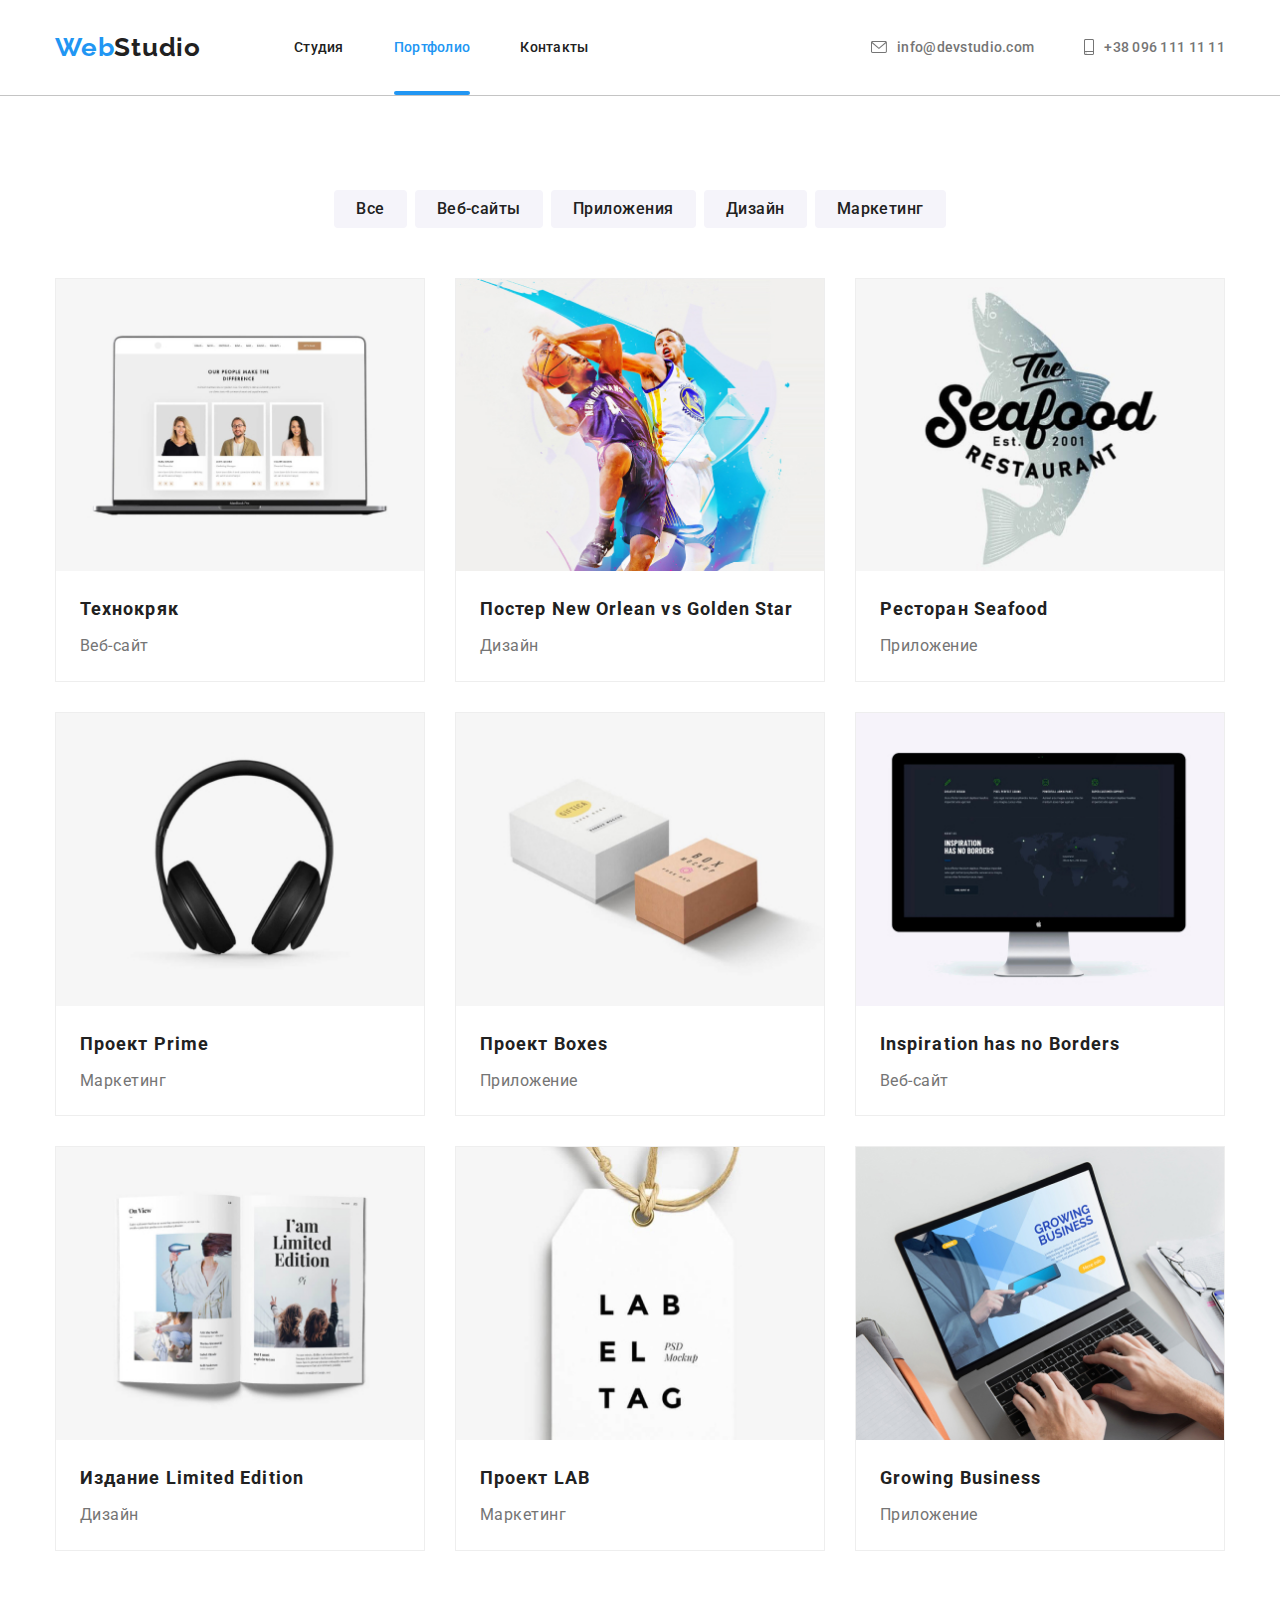
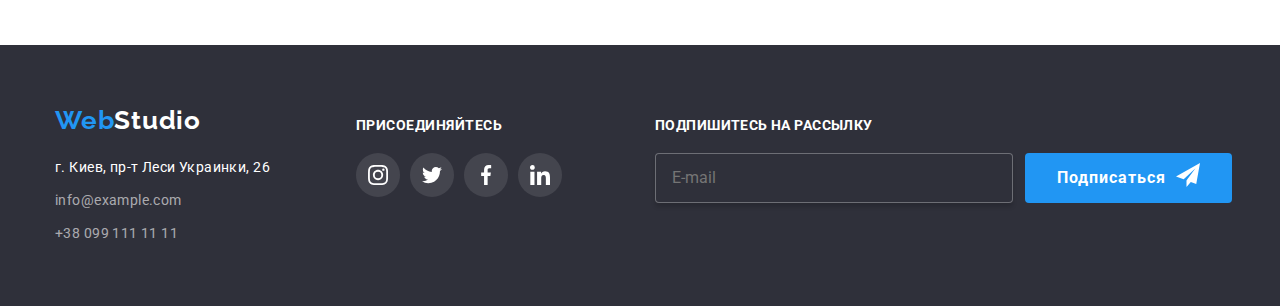
<file: portfolio.html>
<!DOCTYPE html>
<html lang="ru">

<head>
    <meta charset="UTF-8">
    <meta http-equiv="X-UA-Compatible" content="IE=edge">
    <meta name="viewport" content="width=device-width, initial-scale=1.0">
    <title>Document</title>
    <link
        href="https://fonts.googleapis.com/css2?family=Raleway:wght@700&family=Roboto:wght@400;500;700;900&display=swap"
        rel="stylesheet">
    <link rel="stylesheet"
        href="https://cdnjs.cloudflare.com/ajax/libs/modern-normalize/1.1.0/modern-normalize.min.css">
        <link rel="stylesheet" href="./css/main.min.css">

</head>

<body>
    <!-- Header -->
    <header class="header section">
        <div class="container header__container">
            <nav class="header__nav">
                <a class="logo" href="index.html">
                    <span class="logo__part">Web</span>Studio
                </a>
    
                <ul class="header__list">
                    <li class="header__item">
                        <a class="link" href="./index.html">Студия</a>
                    </li>
                    <li class="header__item">
                        <a class="link current" href="./portfolio.html">Портфолио</a>
                    </li>
                    <li class="header__item">
                        <a class="link" href="">Контакты</a>
                    </li>
                </ul>
            </nav>
    
            <!-- Contacts -->
            <ul class="contacts">
                <li class="header__item">
                    <a class="link contacts__link" href="mailto:info@devstudio.com">
                        <svg class="envelope contact-icon">
                            <use href="./images/icons.svg#icon-envelope"></use>
                        </svg>
                        info@devstudio.com
                    </a>
                </li>
                <li class="header__item">
    
                    <a class="link contacts__link" href="tel:+380961111111"><svg class="smartphone contact-icon ">
                            <use href="./images/icons.svg#icon-smartphone"></use>
                        </svg>
                        +38 096 111 11 11
                    </a>
                </li>
            </ul>
        </div>
    </header>

    <!-- Main -->
    <main>
        <section class="section">
            <div class="container">
                <ul class="radio">
                    <li class="radio__item">
                        <button class="radio__btn" type="button">Все

                        </button>
                    </li>
                    <li class="radio__item">
                        <button class="radio__btn" type="button">Веб-сайты

                        </button>
                    </li>
                    <li class="radio__item">
                        <button class="radio__btn" type="button">Приложения

                        </button>
                    </li>
                    <li class="radio__item">
                        <button class="radio__btn" type="button">Дизайн

                        </button>
                    </li>
                    <li class="radio__item">
                        <button class="radio__btn" type="button">Маркетинг

                        </button>
                    </li>
                </ul>
                
                <ul class="exemples">
                    <li class="exemples__item">
                        <a class="exemples__link" href="">
                            <div class="exemples__img-box">
                                <img src="./images/tehnocrack.jpg" alt="Leptop" width="370">
                                <div class="exemples__overlay">
                                    <p class="exemples__text">
                                        Технокряк это современная площадка распространения коронавируса. Компании используют эту платформу для цифрового
                                        шпионажа и атак на защищённые сервера конкурентов.
                                    </p>
                                </div>
                            </div>
                            <div class="exemples__wraper">
                                <h2 class="exemples__title">Технокряк</h2>
                                <p class="exemples__definition">Веб-сайт</p>
                            </div>
                        </a>
                    </li>
                
                    <li class="exemples__item">
                        <a class="exemples__link" href="">
                            <div class="exemples__img-box">
                                <img src="./images/basketball.jpg" alt="basketball" width="370">
                                <div class="exemples__overlay">
                                    <p class="exemples__text">
                                        Технокряк это современная площадка распространения коронавируса. Компании используют эту платформу для цифрового
                                        шпионажа и атак на защищённые сервера конкурентов.
                                    </p>
                                </div>
                            </div>
                            <div class="exemples__wraper">
                                <h2 class="exemples__title">Постер New Orlean vs Golden Star</h2>
                                <p class="exemples__definition">Дизайн</p>
                            </div>
                        </a>
                    </li>
                
                    <li class="exemples__item">
                        <a class="exemples__link" href="">
                            <div class="exemples__img-box">
                                <img src="./images/seafood.jpg" alt="seafood" width="370">
                                <div class="exemples__overlay">
                                    <p class="exemples__text">
                                        Технокряк это современная площадка распространения коронавируса. Компании используют эту платформу для цифрового
                                        шпионажа и атак на защищённые сервера конкурентов.
                                    </p>
                                </div>
                            </div>
                            <div class="exemples__wraper">
                                <h2 class="exemples__title">Ресторан Seafood</h2>
                                <p class="exemples__definition">Приложение</p>
                            </div>
                        </a>
                    </li>
                
                    <li class="exemples__item">
                        <a class="exemples__link" href="">
                            <div class="exemples__img-box">
                                <img src="./images/headphones.jpg" alt="headphones" width="370">
                                <div class="exemples__overlay">
                                    <p class="exemples__text">
                                        Технокряк это современная площадка распространения коронавируса. Компании используют эту платформу для цифрового
                                        шпионажа и атак на защищённые сервера конкурентов.
                                    </p>
                                </div>
                            </div>
                            <div class="exemples__wraper">
                                <h2 class="exemples__title">Проект Prime</h2>
                                <p class="exemples__definition">Маркетинг</p>
                            </div>
                        </a>
                    </li>
                
                    <li class="exemples__item">
                        <a class="exemples__link" href="">
                            <div class="exemples__img-box">
                                <img src="./images/boxes.jpg" alt="boxes" width="370">
                                <div class="exemples__overlay">
                                    <p class="exemples__text">
                                        Технокряк это современная площадка распространения коронавируса. Компании используют эту платформу для цифрового
                                        шпионажа и атак на защищённые сервера конкурентов.
                                    </p>
                                </div>
                            </div>
                            <div class="exemples__wraper">
                                <h2 class="exemples__title">Проект Boxes</h2>
                                <p class="exemples__definition">Приложение</p>
                            </div>
                        </a>
                    </li>
                
                    <li class="exemples__item">
                        <a class="exemples__link" href="">
                            <div class="exemples__img-box">
                                <img src="./images/monitour.jpg" alt="monitour" width="370">
                                <div class="exemples__overlay">
                                    <p class="exemples__text">
                                        Технокряк это современная площадка распространения коронавируса. Компании используют эту платформу для цифрового
                                        шпионажа и атак на защищённые сервера конкурентов.
                                    </p>
                                </div>
                            </div>
                            <div class="exemples__wraper">
                                <h2 class="exemples__title">Inspiration has no Borders</h2>
                                <p class="exemples__definition">Веб-сайт</p>
                            </div>
                        </a>
                    </li>
                
                    <li class="exemples__item">
                        <a class="exemples__link" href="">
                            <div class="exemples__img-box">
                                <img src="./images/magasine.jpg" alt="magasine" width="370">
                                <div class="exemples__overlay">
                                    <p class="exemples__text">
                                        Технокряк это современная площадка распространения коронавируса. Компании используют эту платформу для цифрового
                                        шпионажа и атак на защищённые сервера конкурентов.
                                    </p>
                                </div>
                            </div>
                            <div class="exemples__wraper">
                                <h2 class="exemples__title">Издание Limited Edition</h2>
                                <p class="exemples__definition">Дизайн</p>
                            </div>
                        </a>
                    </li>
                    <li class="exemples__item">
                        <a class="exemples__link" href="">
                            <div class="exemples__img-box">
                                <img src="./images/label-tag.jpg" alt="label-tag" width="370">
                                <div class="exemples__overlay">
                                    <p class="exemples__text">
                                        Технокряк это современная площадка распространения коронавируса. Компании используют эту платформу для цифрового
                                        шпионажа и атак на защищённые сервера конкурентов.
                                    </p>
                                </div>
                            </div>
                            <div class="exemples__wraper">
                                <h2 class="exemples__title">Проект LAB</h2>
                                <p class="exemples__definition">Маркетинг</p>
                            </div>
                        </a>
                    </li>
                    <li class="exemples__item">
                        <a class="exemples__link" href="">
                            <div class="exemples__img-box">
                                <img src="./images/growing-business.jpg" alt="growing-business" width="370">
                                <div class="exemples__overlay">
                                    <p class="exemples__text">
                                        Технокряк это современная площадка распространения коронавируса. Компании используют эту платформу для цифрового
                                        шпионажа и атак на защищённые сервера конкурентов.
                                    </p>
                                </div>
                            </div>
                            <div class="exemples__wraper">
                                <h2 class="exemples__title">Growing Business</h2>
                                <p class="exemples__definition">Приложение</p>
                            </div>
                        </a>
                    </li>
                </ul>
            </div>
        </section>
    </main>

    <!-- Footer -->
    <footer class="footer section">
        <div class="container footer__box">
            <div class="address">
                <a class="logo" href="index.html">
                    <span class="logo__part">Web</span><span class="logo__light-part">Studio</span>
                </a>
                <address class="address__box">
                    <ul>
                        <li class="address__item">
                            <a class="link address__link address__link--light"
                                href="https://www.google.com/maps/place/%D0%B1%D1%83%D0%BB.+%D0%9B%D0%B5%D1%81%D0%B8+%D0%A3%D0%BA%D1%80%D0%B0%D0%B8%D0%BD%D0%BA%D0%B8,+26,+%D0%9A%D0%B8%D0%B5%D0%B2,+02000/@50.4265807,30.5361971,17z/data=!3m1!4b1!4m5!3m4!1s0x40d4cf0e033ecbe9:0x57a4dffefec77da0!8m2!3d50.4265807!4d30.5383858">
                                г. Киев, пр-т Леси Украинки, 26
                            </a>
                        </li>
                        <li class="address__item">
                            <a class="link address__link" href="mailto:info@example.com"> info@example.com</a>
                        </li>
                        <li class="address__item">
                            <a class="link address__link" href="tel:+380991111111"> +38 099 111 11 11</a>
                        </li>
                    </ul>
                </address>
            </div>
            <div class="footer__social-net">
                <h3 class="title social-net-footer__title">присоединяйтесь</h3>
                <ul class="social-net">
                    <li class="social-net__item">
                        <a href="" class="social-net__link social-net__link--dark">
                            <svg class="social-net__icon social-net__icon--light">
                                <use href="./images/icons.svg#icon-instagram"></use>
                            </svg>
                        </a>
                    </li>
                    <li class="social-net__item">
                        <a href="" class="social-net__link social-net__link--dark">
                            <svg class="social-net__icon social-net__icon--light">
                                <use href="./images/icons.svg#icon-twitter"></use>
                            </svg>
                        </a>
                    </li>
                    <li class="social-net__item">
                        <a href="" class="social-net__link social-net__link--dark">
                            <svg class="social-net__icon social-net__icon--light">
                                <use href="./images/icons.svg#icon-facebook"></use>
                            </svg>
                        </a>
                    </li>
                    <li class="social-net__item">
                        <a href="" class="social-net__link social-net__link--dark">
                            <svg class="social-net__icon social-net__icon--light">
                                <use href="./images/icons.svg#icon-linkedin"></use>
                            </svg>
                        </a>
                    </li>
                </ul>
            </div>
            <div class="footer-form">
                <h3 class="title footer-form__title">Подпишитесь на рассылку</h3>
                <form class="footer-form__fild">
                    <input type="email" class="footer-form__input" placeholder="E-mail" name="email-fild">
                    <button class="btn footer-form__btn" type="submit">
                        <span>Подписаться</span>
                        <svg class="footer-form__icon">
                            <use href="./images/icons.svg#icon-icon-send"></use>
                        </svg>
                    </button>
                </form>
            </div>
    
    
        </div>
    
    
    </footer>
    
    
    
    
    </body>
    
    </html>
</file>
<file: css/main.min.css>
*,*::before,*::after{-webkit-box-sizing:border-box;box-sizing:border-box}h1,h2,h3,h4,h5,h6,p{padding:0;margin:0}ul{list-style:none;padding:0;margin:0}a{text-decoration:none}address{font-style:normal}button{border:0}span{margin:0}body{font-family:Roboto,sans-serif;color:#757575;letter-spacing:.03em;background-color:#fff}img{display:block;max-width:100%;height:auto}.link{color:#212121;text-decoration:none;font-weight:500;font-size:14px;line-height:calc(16 / 14);letter-spacing:.02em;-webkit-transition:color 250ms cubic-bezier(0.4, 0, 0.2, 1);transition:color 250ms cubic-bezier(0.4, 0, 0.2, 1)}.link:hover,.link:focus{color:#2196f3}.current{position:relative;color:#2196f3}.current::after{position:absolute;bottom:-40px;display:block;content:"";border-radius:2px;width:100%;height:4px;background-color:#2196f3}.title{color:#212121}.btn{display:block;margin-right:auto;margin-left:auto;border:0px;padding:10px 32px;border-radius:4px;width:auto;height:50px;color:#fff;font-weight:700;font-size:16px;line-height:1.87;letter-spacing:.06em;background-color:#2196f3;cursor:pointer;font-family:inherit}.second-title{margin-bottom:50px;margin-top:0;text-align:center;color:#212121;font-weight:700;font-size:36px;line-height:1.16;letter-spacing:.03em}.section{padding-top:94px;padding-bottom:94px}.container{width:1200px;padding-right:15px;padding-left:15px;margin-top:0;margin-right:auto;margin-left:auto}.backdrop{position:fixed;z-index:1;top:0;left:0;width:100%;height:100%;background-color:rgba(0,0,0,.2);-webkit-transition:opacity 250ms cubic-bezier(0.4, 0, 0.2, 1);transition:opacity 250ms cubic-bezier(0.4, 0, 0.2, 1)}.is-hidden{visibility:hidden;opacity:0;pointer-events:none}.modal{position:absolute;top:50%;left:50%;width:528px;height:581px;border-radius:4px;-webkit-box-shadow:0px 2px 1px 0px rgba(0,0,0,.2),0px 1px 1px 0px rgba(0,0,0,.14),0px 1px 3px 0px rgba(0,0,0,.12);box-shadow:0px 2px 1px 0px rgba(0,0,0,.2),0px 1px 1px 0px rgba(0,0,0,.14),0px 1px 3px 0px rgba(0,0,0,.12);background-color:#fff;opacity:1;-webkit-transform:scale(1) translate(-50%, -50%);transform:scale(1) translate(-50%, -50%);-webkit-transition:-webkit-transform 250ms cubic-bezier(0.4, 0, 0.2, 1);transition:-webkit-transform 250ms cubic-bezier(0.4, 0, 0.2, 1);transition:transform 250ms cubic-bezier(0.4, 0, 0.2, 1);transition:transform 250ms cubic-bezier(0.4, 0, 0.2, 1), -webkit-transform 250ms cubic-bezier(0.4, 0, 0.2, 1)}.modal__btn-close{position:absolute;z-index:999;right:8px;top:8px;display:-webkit-box;display:-ms-flexbox;display:flex;-webkit-box-pack:center;-ms-flex-pack:center;justify-content:center;-webkit-box-align:center;-ms-flex-align:center;align-items:center;border:1px solid rgba(0,0,0,.1);border-radius:50%;width:30px;height:30px;background-color:#fff;cursor:pointer}.modal__icon-close{width:18px;height:18px;-webkit-transition:fill 250ms cubic-bezier(0.4, 0, 0.2, 1);transition:fill 250ms cubic-bezier(0.4, 0, 0.2, 1)}.modal__btn-close:hover .modal__icon-close{fill:#2196f3}.is-hidden .modal{-webkit-transform:translate(-50%, -50%) scale(0.5);transform:translate(-50%, -50%) scale(0.5)}.form{display:-webkit-box;display:-ms-flexbox;display:flex;-webkit-box-orient:vertical;-webkit-box-direction:normal;-ms-flex-direction:column;flex-direction:column;padding:40px;position:absolute;top:50%;left:50%;width:100%;height:100%;-webkit-transform:translate(-50%, -50%);transform:translate(-50%, -50%)}.form__title{margin-bottom:12px;font-size:20px;line-height:calc(23.44 / 20);letter-spacing:.03em;text-align:center}.form__label{margin-bottom:10px;position:relative;display:-webkit-box;display:-ms-flexbox;display:flex;-webkit-box-orient:vertical;-webkit-box-direction:normal;-ms-flex-direction:column;flex-direction:column;font-size:12px;line-height:calc(14.06 / 12);letter-spacing:.01em}.form__fild{margin-top:4px;padding-left:42px;width:100%;height:40px;border-radius:4px;border:1px solid rgba(33,33,33,.2);-webkit-transition:border-color 250ms cubic-bezier(0.4, 0, 0.2, 1);transition:border-color 250ms cubic-bezier(0.4, 0, 0.2, 1)}.form__fild:focus{border-color:#2196f3;outline:transparent}.form__textarea{padding:12px 16px;resize:none;height:120px}.form__textarea-label{margin-bottom:20px;background-image:url(../images/check.svg)}.form__icon{position:absolute;margin-left:12px;bottom:11px;left:0;width:18px;height:18px;-webkit-transition:fill 250ms cubic-bezier(0.4, 0, 0.2, 1);transition:fill 250ms cubic-bezier(0.4, 0, 0.2, 1)}.form__fild:focus+.form__icon{fill:#2196f3}.form .btn:hover,.form .btn:focus{background-color:#188ce8;-webkit-box-shadow:0px 4px 4px 0px rgba(0,0,0,.15);box-shadow:0px 4px 4px 0px rgba(0,0,0,.15)}.checkbox{display:-webkit-box;display:-ms-flexbox;display:flex;-webkit-box-align:center;-ms-flex-align:center;align-items:center;margin-bottom:30px;font-size:14px;line-height:calc(24 / 14);letter-spacing:.03em;cursor:pointer}.checkbox__fild{-webkit-appearance:none;-moz-appearance:none;appearance:none;position:absolute}.checkbox__icon{display:inline-block;margin-right:9px;background-size:cover;width:16px;height:15px;background-image:url(../images/unchecked.svg)}.checkbox__fild:checked+.checkbox__icon{background-image:url(../images/cheked.svg)}.checkbox__link{margin-left:4px;color:#2196f3;text-decoration:underline}.header{border-bottom:1px solid #c4c4c4}.header__container{display:-webkit-box;display:-ms-flexbox;display:flex;-webkit-box-align:center;-ms-flex-align:center;align-items:center}.header__list{display:-webkit-box;display:-ms-flexbox;display:flex;margin-top:0;margin-bottom:0;padding-left:93px}.header__item{display:-webkit-box;display:-ms-flexbox;display:flex;-webkit-box-align:center;-ms-flex-align:center;align-items:center;margin-right:50px}.header__item:last-child{margin:0}.header__nav{display:-webkit-box;display:-ms-flexbox;display:flex;-webkit-box-align:center;-ms-flex-align:center;align-items:center}.header.section{padding-top:32px;padding-bottom:32px}.contacts{display:-webkit-box;display:-ms-flexbox;display:flex;-webkit-box-align:center;-ms-flex-align:center;align-items:center;margin-left:auto}.contacts__link{display:-webkit-box;display:-ms-flexbox;display:flex;-webkit-box-align:center;-ms-flex-align:center;align-items:center;color:#757575;letter-spacing:.02em}.envelope{margin-right:10px;width:16px;height:12px;fill:#757575;-webkit-transition:fill 250ms cubic-bezier(0.4, 0, 0.2, 1);transition:fill 250ms cubic-bezier(0.4, 0, 0.2, 1)}.link:hover .envelope,.link:focus .envelope{fill:#2196f3}.smartphone{margin-right:10px;width:10px;height:16px;fill:#757575;-webkit-transition:fill 250ms cubic-bezier(0.4, 0, 0.2, 1);transition:fill 250ms cubic-bezier(0.4, 0, 0.2, 1)}.link:hover .smartphone,.link:focus .smartphone{fill:#2196f3}.footer{padding-top:60px;padding-bottom:60px;background-color:#2f303a}.footer__box{display:-webkit-box;display:-ms-flexbox;display:flex}.footer__social-net{margin-top:12px}.address{margin-right:70px;min-width:231px}.address__box{margin-top:20px}.address__link{font-family:Roboto,sans-serif;color:rgba(255,255,255,.6);font-style:normal;font-weight:400;font-size:14px;line-height:1.71;letter-spacing:.03em}.address__link--light{color:#fff}.address__item{margin-bottom:9px}.address__item:last-child{margin:0}.social-net-footer__title{margin-bottom:20px;text-transform:uppercase;font-size:14px;line-height:1.17;letter-spacing:3%;color:#fff}.footer-form{width:100%;margin-top:12px;margin-left:93px}.footer-form__title{margin-bottom:20px;font-weight:700;font-size:14px;line-height:calc(16.41 / 14);letter-spacing:.03em;text-transform:uppercase;color:#fff}.footer-form__fild{display:-webkit-box;display:-ms-flexbox;display:flex;margin-right:12px}.footer-form__input{padding-left:16px;width:358px;border:1px solid rgba(255,255,255,.3);-webkit-box-shadow:0px 4px 4px 0px rgba(0,0,0,.15);box-shadow:0px 4px 4px 0px rgba(0,0,0,.15);border-radius:4px;background-color:#2f303a;color:#fff}.footer-form__btn{display:-webkit-box;display:-ms-flexbox;display:flex;margin-left:12px}.footer-form__btn:hover,.footer-form__btn:focus{background-color:#188ce8}.footer-form__icon{margin-left:10px;width:24px;height:24px;fill:#fff}.logo{font-family:Raleway,sans-serif;color:#212121;font-weight:700;font-size:26px;line-height:1.19;letter-spacing:.03em}.logo__part{color:#2196f3}.logo__light-part{color:#fff}.social-net{display:-webkit-box;display:-ms-flexbox;display:flex;-webkit-box-pack:center;-ms-flex-pack:center;justify-content:center}.social-net__item{margin-right:10px;width:44px;height:44px}.social-net__item:last-child{margin:0}.social-net__link{display:-webkit-box;display:-ms-flexbox;display:flex;-webkit-box-pack:center;-ms-flex-pack:center;justify-content:center;-webkit-box-align:center;-ms-flex-align:center;align-items:center;border-radius:50%;height:100%;-webkit-transition:background-color 250ms cubic-bezier(0.4, 0, 0.2, 1);transition:background-color 250ms cubic-bezier(0.4, 0, 0.2, 1)}.social-net__link:last-child{margin:0}.social-net__link:hover,.social-net__link:focus{background-color:#2196f3}.social-net__link--dark{background-color:rgba(255,255,255,.1)}.social-net__icon{width:20px;height:20px;fill:#afb1b8;-webkit-transition:fill 250ms cubic-bezier(0.4, 0, 0.2, 1);transition:fill 250ms cubic-bezier(0.4, 0, 0.2, 1)}.social-net__icon--light{fill:#fff}.social-net__link:hover .social-net__icon,.social-net__link:focus .social-net__icon{fill:#fff}.hero{padding-top:200px;padding-bottom:200px;margin:0 auto;background-image:-webkit-gradient(linear, left top, right top, from(rgba(0, 0, 0, 0.4)), to(rgba(0, 0, 0, 0.4))),url(../images/hero-bg.jpg);background-image:linear-gradient(to right, rgba(0, 0, 0, 0.4), rgba(0, 0, 0, 0.4)),url(../images/hero-bg.jpg);background-repeat:no-repeat;background-size:cover;background-color:#2f303a;max-width:1600px}.hero__title{margin-bottom:30px;color:#fff;font-weight:900;font-size:44px;line-height:1.36;text-transform:uppercase;letter-spacing:.06em;text-align:center}.hero__btn:hover{background-color:#188ce8;-webkit-box-shadow:0px 4px 4px 0px #00000026;box-shadow:0px 4px 4px 0px #00000026}.description{display:-webkit-box;display:-ms-flexbox;display:flex;-webkit-box-align:center;-ms-flex-align:center;align-items:center}.description__item{margin-right:30px;-webkit-box-align:center;-ms-flex-align:center;align-items:center;width:270px}.description__item:last-child{margin-right:0}.description__icon-area{display:-webkit-box;display:-ms-flexbox;display:flex;-webkit-box-align:center;-ms-flex-align:center;align-items:center;-webkit-box-pack:center;-ms-flex-pack:center;justify-content:center;margin-bottom:30px;width:270px;height:120px;border-radius:4px;background-color:#f5f4fa}.description__title{margin-top:0;margin-bottom:10px;font-weight:700;font-size:14px;line-height:1.14;text-transform:uppercase}.description__text{margin:0;font-weight:400;font-size:14px;line-height:1.71;letter-spacing:.03em}.what-we-do{padding-top:0}.what-we-do__list{display:-webkit-box;display:-ms-flexbox;display:flex}.what-we-do__item{position:relative;margin-right:30px}.what-we-do__item:last-child{margin-right:0}.what-we-do__title-area{position:absolute;display:-webkit-box;display:-ms-flexbox;display:flex;-webkit-box-pack:center;-ms-flex-pack:center;justify-content:center;-webkit-box-align:center;-ms-flex-align:center;align-items:center;bottom:0;width:100%;height:70px;background-color:rgba(47,48,58,.8)}.what-we-do__title{font-size:14px;line-height:calc(16.41 / 14);letter-spacing:.03em;color:#fff;text-transform:uppercase}.team{background-color:#f5f4fa}.team__list{margin:0;display:-webkit-box;display:-ms-flexbox;display:flex;padding:0}.team__item{margin-right:30px;text-align:center;background-color:#fff;-webkit-box-shadow:0px 2px 1px 0px #00000033,0px 1px 1px 0px #00000024,0px 1px 3px 0px #0000001f;box-shadow:0px 2px 1px 0px #00000033,0px 1px 1px 0px #00000024,0px 1px 3px 0px #0000001f;border-bottom-right-radius:4px;border-bottom-left-radius:4px}.team__item:last-child{margin:0}.team__box{padding-top:30px;padding-bottom:30px}.team__title{margin-bottom:10px;font-weight:500;font-size:16px;line-height:1.19}.team__text{margin-bottom:16px;font-size:16px;line-height:1.19}.client-box{display:-webkit-box;display:-ms-flexbox;display:flex;-webkit-box-pack:center;-ms-flex-pack:center;justify-content:center}.client-list{margin-right:30px;width:170px;height:92px}.client-list:last-child{margin:0}.icon-client{widows:106px;height:60px;fill:#afb1b8;-webkit-transition:fill 250ms cubic-bezier(0.4, 0, 0.2, 1);transition:fill 250ms cubic-bezier(0.4, 0, 0.2, 1)}.client-link{display:-webkit-box;display:-ms-flexbox;display:flex;-webkit-box-pack:center;-ms-flex-pack:center;justify-content:center;-webkit-box-align:center;-ms-flex-align:center;align-items:center;width:100%;height:100%;border-radius:4px;border:1px solid #afb1b8;-webkit-transition:border-color 250ms cubic-bezier(0.4, 0, 0.2, 1);transition:border-color 250ms cubic-bezier(0.4, 0, 0.2, 1)}.client-link:hover,.client-link:focus,.client-link:hover .icon-client,.client-link:focus .icon-client{border-color:#2196f3;fill:#2196f3}.radio{display:-webkit-box;display:-ms-flexbox;display:flex;-webkit-box-align:center;-ms-flex-align:center;align-items:center;margin-bottom:50px;padding-bottom:0;-webkit-box-pack:center;-ms-flex-pack:center;justify-content:center}.radio__item{margin-right:8px}.radio__item:last-child{margin-right:0}.radio__btn{border:0;padding:6px 22px;border-radius:4px;color:#212121;background-color:#f5f4fa;font-weight:500;font-size:16px;line-height:1.62;letter-spacing:.03em;cursor:pointer;font-family:inherit;-webkit-transition:color 250ms cubic-bezier(0.4, 0, 0.2, 1),background-color 250ms cubic-bezier(0.4, 0, 0.2, 1);transition:color 250ms cubic-bezier(0.4, 0, 0.2, 1),background-color 250ms cubic-bezier(0.4, 0, 0.2, 1)}.radio__btn:hover,.radio__btn:focus{color:#fff;background-color:#2196f3;-webkit-box-shadow:0px 2px 2px 0px #0000001f,0px 1px 2px 0px #00000014,0px 3px 1px 0px #0000001a;box-shadow:0px 2px 2px 0px #0000001f,0px 1px 2px 0px #00000014,0px 3px 1px 0px #0000001a}.exemples__title{margin-top:0;margin-bottom:4px;color:#212121;font-weight:700;font-size:18px;line-height:2;letter-spacing:.06em}.exemples__definition{margin-top:0;margin-bottom:0;color:#757575;font-size:16px;line-height:1.87;letter-spacing:.03em}.exemples{display:-webkit-box;display:-ms-flexbox;display:flex;-ms-flex-wrap:wrap;flex-wrap:wrap;padding-top:0}.exemples__item{width:370px;margin-right:30px;margin-bottom:30px}.exemples__item:nth-child(3n){margin-right:0}.exemples__item:nth-last-child(-n+3){margin-bottom:0}.exemples__link{display:block;height:100%;border:1px solid #eee;-webkit-transition:-webkit-box-shadow 250ms cubic-bezier(0.4, 0, 0.2, 1);transition:-webkit-box-shadow 250ms cubic-bezier(0.4, 0, 0.2, 1);transition:box-shadow 250ms cubic-bezier(0.4, 0, 0.2, 1);transition:box-shadow 250ms cubic-bezier(0.4, 0, 0.2, 1), -webkit-box-shadow 250ms cubic-bezier(0.4, 0, 0.2, 1)}.exemples__link:hover,.exemples__link:focus{-webkit-box-shadow:1px 4px 6px 0px #00000029,0px 4px 4px 0px #0000000f,0px 1px 1px 0px #0000001f;box-shadow:1px 4px 6px 0px #00000029,0px 4px 4px 0px #0000000f,0px 1px 1px 0px #0000001f}.exemples__img-box{position:relative;overflow:hidden}.exemples__wraper{padding:20px 24px}.exemples__overlay{position:absolute;padding:63px 24px;top:100%;width:100%;height:100%;background-color:rgba(33,150,243,.9);-webkit-transition:top 250ms cubic-bezier(0.4, 0, 0.2, 1);transition:top 250ms cubic-bezier(0.4, 0, 0.2, 1)}.exemples__link:hover .exemples__overlay,.exemples__link:focus .exemples__overlay{top:0}.exemples__text{font-size:18px;line-height:calc(28 / 18);letter-spacing:.03em;color:#fff}/*# sourceMappingURL=main.min.css.map */
</file>
